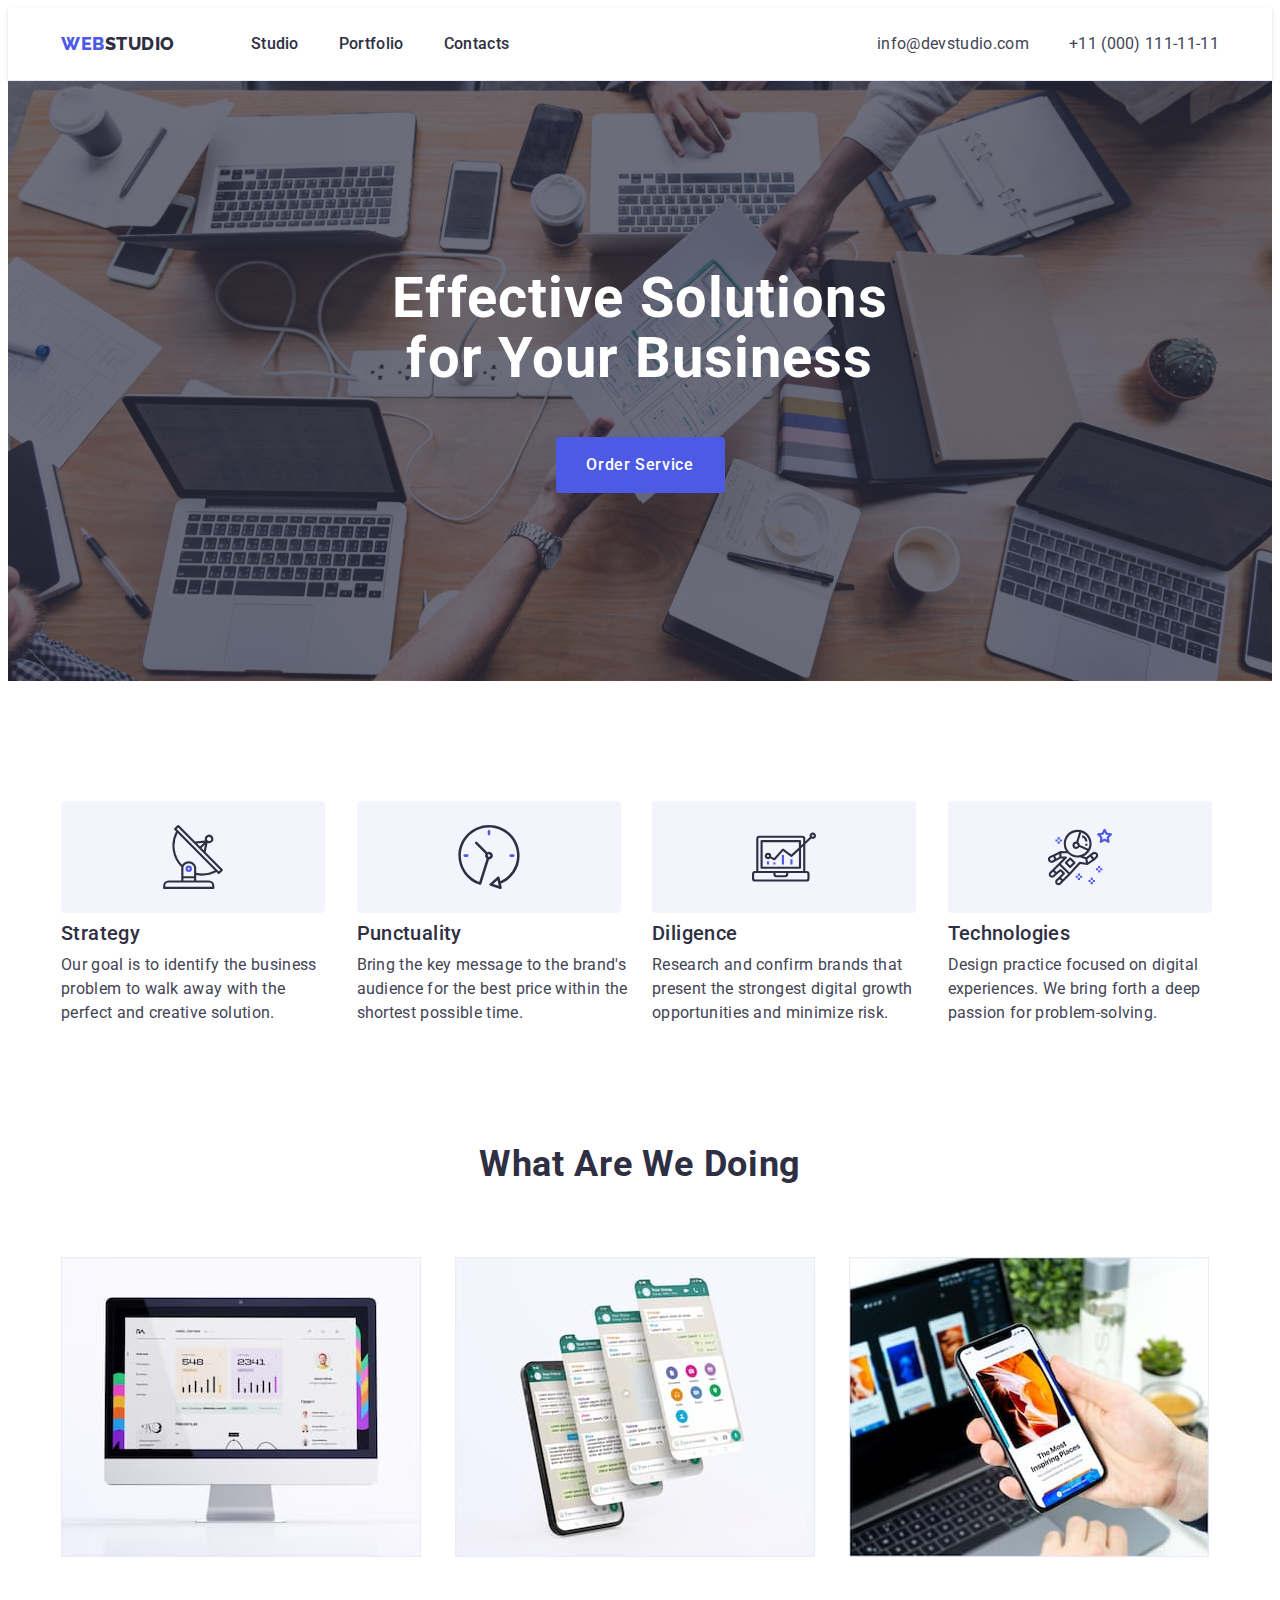
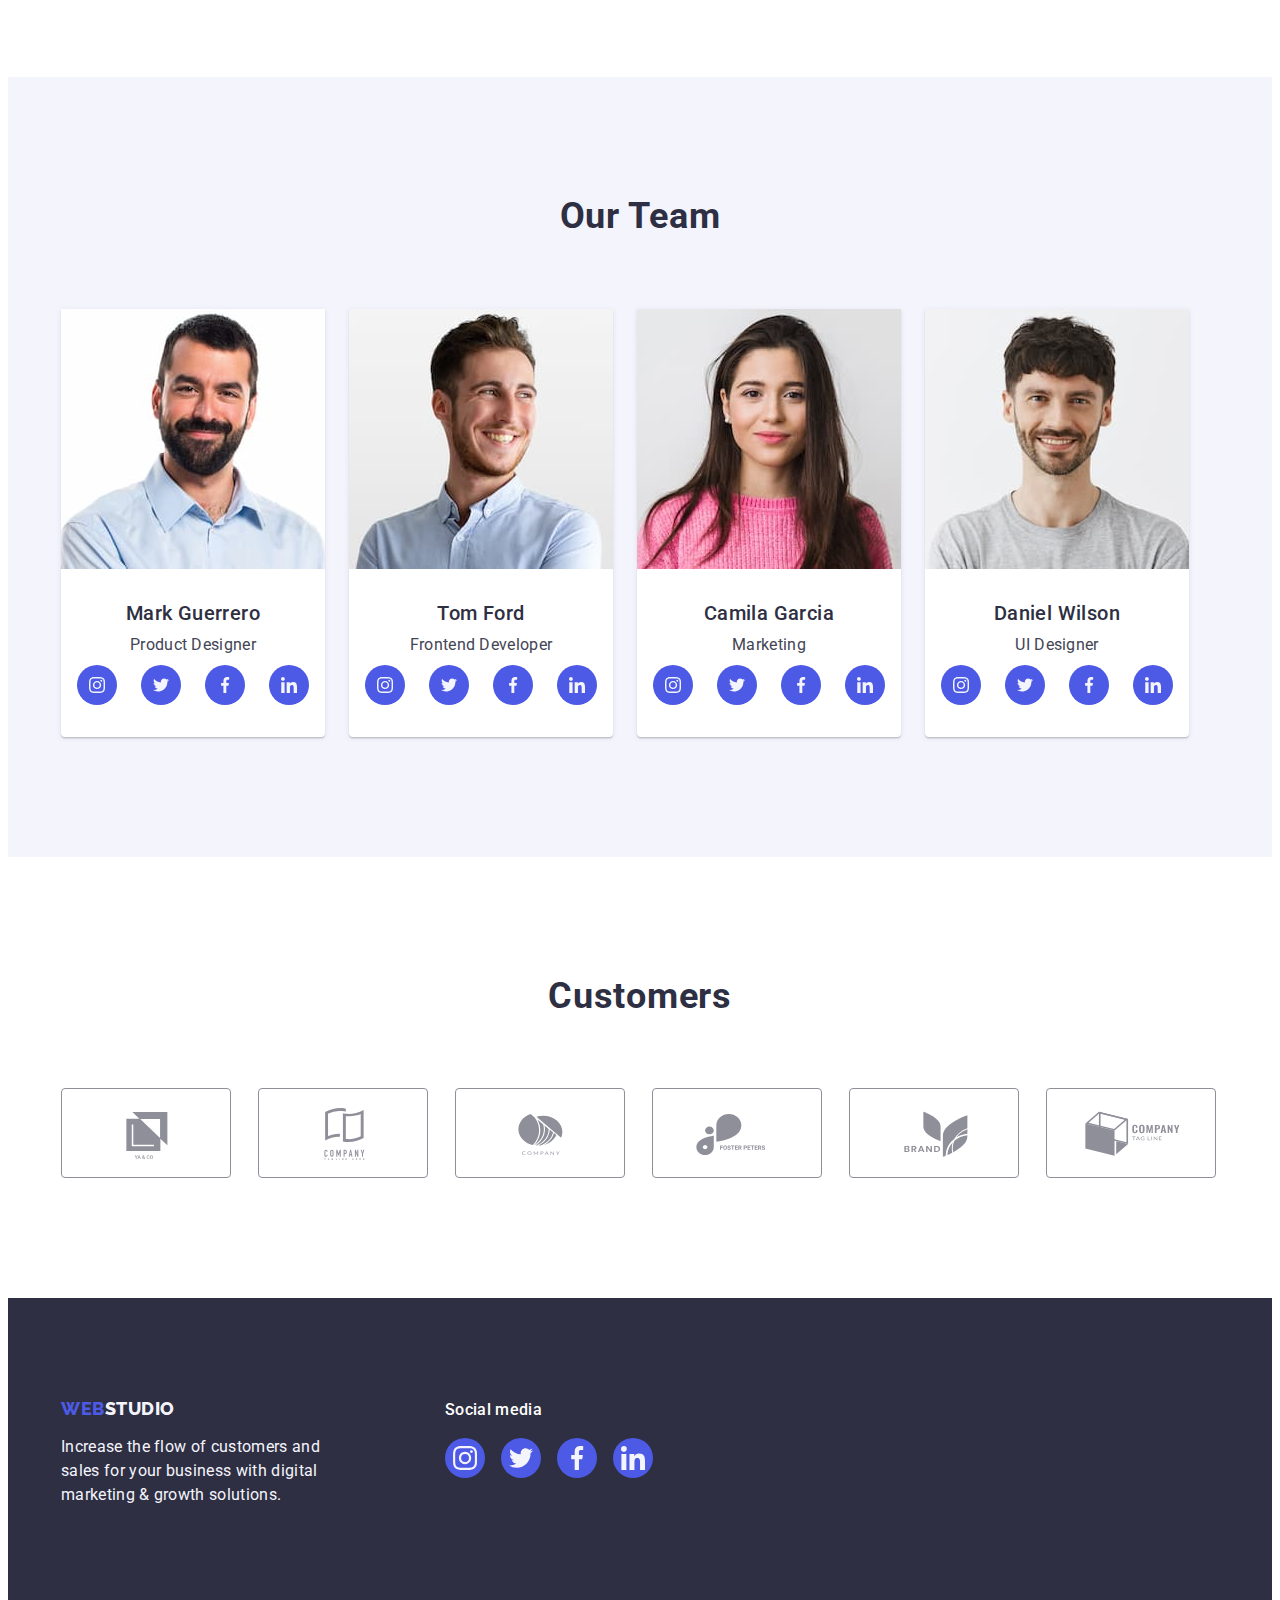
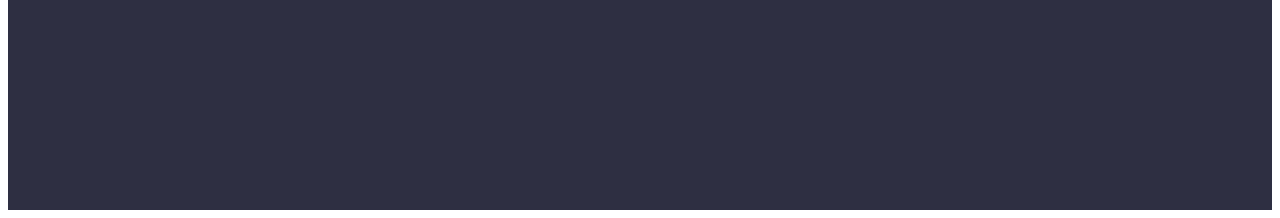
<file: index.html>
<!DOCTYPE html>
<html lang="en">
  <head>
    <meta charset="UTF-8" />
    <meta http-equiv="X-UA-Compatible" content="IE=edge" />
    <meta name="viewport" content="width=device-width, initial-scale=1.0" />
    <title>Document</title>
    <link rel="preconnect" href="https://fonts.googleapis.com" />
    <link rel="preconnect" href="https://fonts.gstatic.com" crossorigin />
    <link
      href="https://fonts.googleapis.com/css2?family=Raleway:wght@800&family=Roboto:wght@400;500;700;900&display=swap"
      rel="stylesheet"
    />
    <link
      rel="stylesheet"
      href="https://cdnjs.cloudflare.com/ajax/libs/modern-normalize/1.1.0/modern-normalize.min.css"
      integrity="sha512-wpPYUAdjBVSE4KJnH1VR1HeZfpl1ub8YT/NKx4PuQ5NmX2tKuGu6U/JRp5y+Y8XG2tV+wKQpNHVUX03MfMFn9Q=="
      crossorigin="anonymous"
      referrerpolicy="no-referrer"
    />
    <link rel="stylesheet" href="./css/styles.css" />
  </head>
  <body class="body-style">
    <header class="main-header link">
      <div class="container page-header-container">
        <nav class="top-nav">
          <a class="logo link" href="./index.html">Web<span class="logo-one">Studio</span> </a>
          <ul class="menu list">
            <li class="menu-item"><a class="menu-link link" href="./index.html">Studio</a></li>
            <li class="menu-item">
              <a class="menu-link link" href="./portfolio.html">Portfolio</a>
            </li>
            <li class="menu-item"><a class="menu-link link" href="">Contacts</a></li>
          </ul>
        </nav>
        <address class="cnt-inf">
          <ul class="inf-list list">
            <li>
              <a class="header-contact link" href="mailto:info@devstudio.com">info@devstudio.com</a>
            </li>
            <li>
              <a class="header-contact link" href="tel:+110001111111">+11 (000) 111-11-11</a>
            </li>
          </ul>
        </address>
      </div>
    </header>
    <main>
      <!-- Section 1 -->
      <section class="section-one">
        <div class="container">
          <h1 class="main-title">Effective Solutions for Your Business</h1>
          <button class="main-btn" type="button">Order Service</button>
        </div>
      </section>
      <!-- Section 2 -->
      <section class="section-two">
        <div class="container">
          <h2 class="sections-title section-two-title visually-hidden">Our Adventage</h2>
          <ul class="list section-two-list">
            <li class="section-two-item">
              <div class="our-advantage-list">
                <svg class="our-advenrege-icon" aria-label="antena" width="64" height="64">
                  <use href="./images/icons.svg#icon-antenna-1"></use>
                </svg>
              </div>

              <h3 class="section-two-title-list">Strategy</h3>
              <p class="section-two-text">
                Our goal is to identify the business problem to walk away with the perfect and
                creative solution.
              </p>
            </li>
            <li class="section-two-item">
              <div class="our-advantage-list">
                <svg class="our-advenrege-icon" aria-label="antena" width="64" height="64">
                  <use href="./images/icons.svg#icon-clock-1"></use>
                </svg>
              </div>

              <h3 class="section-two-title-list">Punctuality</h3>
              <p class="section-two-text">
                Bring the key message to the brand's audience for the best price within the shortest
                possible time.
              </p>
            </li>
            <li class="section-two-item">
              <div class="our-advantage-list">
                <svg class="our-advenrege-icon" aria-label="antena" width="64" height="64">
                  <use href="./images/icons.svg#icon-diagram-1"></use>
                </svg>
              </div>

              <h3 class="section-two-title-list">Diligence</h3>
              <p class="section-two-text">
                Research and confirm brands that present the strongest digital growth opportunities
                and minimize risk.
              </p>
            </li>
            <li class="section-two-item">
              <div class="our-advantage-list">
                <svg class="our-advenrege-icon" aria-label="antena" width="64" height="64">
                  <use href="./images/icons.svg#icon-astronaut-1"></use>
                </svg>
              </div>

              <h3 class="section-two-title-list">Technologies</h3>
              <p class="section-two-text">
                Design practice focused on digital experiences. We bring forth a deep passion for
                problem-solving.
              </p>
            </li>
          </ul>
        </div>
      </section>
      <!-- Section 3 -->
      <section class="section-three">
        <div class="container">
          <h2 class="sections-title section-three-title">What are we doing</h2>
          <ul class="list section-three-list">
            <li class="section-three-item"><img src="./images/pc.jpg" alt="pc" width="360" /></li>
            <li class="section-three-item">
              <img src="./images/phone.jpg" alt="phone" width="360" />
            </li>
            <li class="section-three-item">
              <img src="./images/ofice.jpg" alt="ofice" width="360" />
            </li>
          </ul>
        </div>
      </section>
      <!-- Section 4 -->
      <section class="section-four">
        <div class="container">
          <h2 class="sections-title section-four-title">Our Team</h2>
          <ul class="list section-four-list">
            <li class="team-list">
              <img src="./images/Mark.jpg" alt="Mark" width="264" />
              <div class="team-name-position">
                <h3 class="team-name">Mark Guerrero</h3>
                <p class="team-position">Product Designer</p>

                <ul class="social-list list">
                  <li class="social-list-item">
                    <a href="" class="social-list-link">
                      <svg
                        class="social-list-icon"
                        aria-label="instagram-icon"
                        width="16"
                        height="16"
                      >
                        <use href="./images/icons.svg#icon-instagram"></use>
                      </svg>
                    </a>
                  </li>
                  <li class="social-list-item">
                    <a href="" class="social-list-link">
                      <svg
                        class="social-list-icon"
                        aria-label="twitter-icon"
                        width="16"
                        height="16"
                      >
                        <use href="./images/icons.svg#icon-twitter"></use>
                      </svg>
                    </a>
                  </li>
                  <li class="social-list-item">
                    <a href="" class="social-list-link">
                      <svg
                        class="social-list-icon"
                        aria-label="facebook-icon"
                        width="16"
                        height="16"
                      >
                        <use href="./images/icons.svg#icon-facebook-1"></use>
                      </svg>
                    </a>
                  </li>
                  <li class="social-list-item">
                    <a href="" class="social-list-link">
                      <svg
                        class="social-list-icon"
                        aria-label="linkedin-icon"
                        width="16"
                        height="16"
                      >
                        <use href="./images/icons.svg#icon-linkedin"></use>
                      </svg>
                    </a>
                  </li>
                </ul>
              </div>
            </li>
            <li class="team-list">
              <img src="./images/Tom.jpg" alt="Tom" width="264" />
              <div class="team-name-position">
                <h3 class="team-name">Tom Ford</h3>
                <p class="team-position">Frontend Developer</p>

                <ul class="social-list list">
                  <li class="social-list-item">
                    <a href="" class="social-list-link">
                      <svg
                        class="social-list-icon"
                        aria-label="instagram-icon"
                        width="16"
                        height="16"
                      >
                        <use href="./images/icons.svg#icon-instagram"></use>
                      </svg>
                    </a>
                  </li>
                  <li class="social-list-item">
                    <a href="" class="social-list-link">
                      <svg
                        class="social-list-icon"
                        aria-label="twitter-icon"
                        width="16"
                        height="16"
                      >
                        <use href="./images/icons.svg#icon-twitter"></use>
                      </svg>
                    </a>
                  </li>
                  <li class="social-list-item">
                    <a href="" class="social-list-link">
                      <svg
                        class="social-list-icon"
                        aria-label="facebook-icon"
                        width="16"
                        height="16"
                      >
                        <use href="./images/icons.svg#icon-facebook-1"></use>
                      </svg>
                    </a>
                  </li>
                  <li class="social-list-item">
                    <a href="" class="social-list-link">
                      <svg
                        class="social-list-icon"
                        aria-label="linkedin-icon"
                        width="16"
                        height="16"
                      >
                        <use href="./images/icons.svg#icon-linkedin"></use>
                      </svg>
                    </a>
                  </li>
                </ul>
              </div>
            </li>
            <li class="team-list">
              <img src="./images/Camila.jpg" alt="Camila" width="264" />
              <div class="team-name-position">
                <h3 class="team-name">Camila Garcia</h3>
                <p class="team-position">Marketing</p>

                <ul class="social-list list">
                  <li class="social-list-item">
                    <a href="" class="social-list-link">
                      <svg
                        class="social-list-icon"
                        aria-label="instagram-icon"
                        width="16"
                        height="16"
                      >
                        <use href="./images/icons.svg#icon-instagram"></use>
                      </svg>
                    </a>
                  </li>
                  <li class="social-list-item">
                    <a href="" class="social-list-link">
                      <svg
                        class="social-list-icon"
                        aria-label="twitter-icon"
                        width="16"
                        height="16"
                      >
                        <use href="./images/icons.svg#icon-twitter"></use>
                      </svg>
                    </a>
                  </li>
                  <li class="social-list-item">
                    <a href="" class="social-list-link">
                      <svg
                        class="social-list-icon"
                        aria-label="facebook-icon"
                        width="16"
                        height="16"
                      >
                        <use href="./images/icons.svg#icon-facebook-1"></use>
                      </svg>
                    </a>
                  </li>
                  <li class="social-list-item">
                    <a href="" class="social-list-link">
                      <svg
                        class="social-list-icon"
                        aria-label="linkedin-icon"
                        width="16"
                        height="16"
                      >
                        <use href="./images/icons.svg#icon-linkedin"></use>
                      </svg>
                    </a>
                  </li>
                </ul>
              </div>
            </li>
            <li class="team-list">
              <img src="./images/Daniel.jpg" alt="Daniel" width="264" />
              <div class="team-name-position">
                <h3 class="team-name">Daniel Wilson</h3>
                <p class="team-position">UI Designer</p>

                <ul class="social-list list">
                  <li class="social-list-item">
                    <a href="" class="social-list-link">
                      <svg
                        class="social-list-icon"
                        aria-label="instagram-icon"
                        width="16"
                        height="16"
                      >
                        <use href="./images/icons.svg#icon-instagram"></use>
                      </svg>
                    </a>
                  </li>
                  <li class="social-list-item">
                    <a href="" class="social-list-link">
                      <svg
                        class="social-list-icon"
                        aria-label="twitter-icon"
                        width="16"
                        height="16"
                      >
                        <use href="./images/icons.svg#icon-twitter"></use>
                      </svg>
                    </a>
                  </li>
                  <li class="social-list-item">
                    <a href="" class="social-list-link">
                      <svg
                        class="social-list-icon"
                        aria-label="facebook-icon"
                        width="16"
                        height="16"
                      >
                        <use href="./images/icons.svg#icon-facebook-1"></use>
                      </svg>
                    </a>
                  </li>
                  <li class="social-list-item">
                    <a href="" class="social-list-link">
                      <svg
                        class="social-list-icon"
                        aria-label="linkedin-icon"
                        width="16"
                        height="16"
                      >
                        <use href="./images/icons.svg#icon-linkedin"></use>
                      </svg>
                    </a>
                  </li>
                </ul>
              </div>
            </li>
          </ul>
        </div>
      </section>
      <!-- Section5 -->
      <section class="section-five">
        <div class="container">
          <h2 class="custom-title">Customers</h2>
          <ul class="customer-list list">
            <li class="customer-list-item">
              <a href="" class="customer-list-link">
                <svg class="customer-list-icon" aria-label="ya-and-co-icon" width="104" height="56">
                  <use href="./images/icons.svg#icon-ya_and_co"></use>
                </svg>
              </a>
            </li>
            <li class="customer-list-item">
              <a href="" class="customer-list-link">
                <svg class="customer-list-icon" aria-label="company-icon" width="104" height="56">
                  <use href="./images/icons.svg#icon-company_1"></use>
                </svg>
              </a>
            </li>
            <li class="customer-list-item">
              <a href="" class="customer-list-link">
                <svg class="customer-list-icon" aria-label="company-2-icon" width="104" height="56">
                  <use href="./images/icons.svg#icon-company_2"></use>
                </svg>
              </a>
            </li>
            <li class="customer-list-item">
              <a href="" class="customer-list-link">
                <svg
                  class="customer-list-icon"
                  aria-label="foster-peeters-icon"
                  width="104"
                  height="56"
                >
                  <use href="./images/icons.svg#icon-foster_peeters"></use>
                </svg>
              </a>
            </li>
            <li class="customer-list-item">
              <a href="" class="customer-list-link">
                <svg class="customer-list-icon" aria-label="brand-icon" width="104" height="56">
                  <use href="./images/icons.svg#icon-brand"></use>
                </svg>
              </a>
            </li>
            <li class="customer-list-item">
              <a href="" class="customer-list-link">
                <svg class="customer-list-icon" aria-label="company-icon" width="104" height="56">
                  <use href="./images/icons.svg#icon-company_last"></use>
                </svg>
              </a>
            </li>
          </ul>
        </div>
      </section>
    </main>

    <!-- Footer -->
    <footer class="main-footer">
      <div class="container general-main-footer">
        <div class="footer-list">
          <a class="link footer-logo" href="./index.html"
            >Web<span class="footer-logo-two">Studio</span></a
          >
          <p class="footer-text">
            Increase the flow of customers and sales for your business with digital marketing &
            growth solutions.
          </p>
        </div>
        <div class="footer-social-media">
          <p class="footer-social-title">Social media</p>
          <ul class="footer-social-list list">
            <li class="social-list-item">
              <a href="" class="footer-social-list-link">
                <svg class="social-list-icon" aria-label="instagram-icon" width="24" height="24">
                  <use href="./images/icons.svg#icon-instagram"></use>
                </svg>
              </a>
            </li>
            <li class="social-list-item">
              <a href="" class="footer-social-list-link">
                <svg class="social-list-icon" aria-label="twitter-icon" width="24" height="24">
                  <use href="./images/icons.svg#icon-twitter"></use>
                </svg>
              </a>
            </li>
            <li class="social-list-item">
              <a href="" class="footer-social-list-link">
                <svg class="social-list-icon" aria-label="facebook-icon" width="24" height="24">
                  <use href="./images/icons.svg#icon-facebook-1"></use>
                </svg>
              </a>
            </li>
            <li class="social-list-item">
              <a href="" class="footer-social-list-link">
                <svg class="social-list-icon" aria-label="linkedin-icon" width="24" height="24">
                  <use href="./images/icons.svg#icon-linkedin"></use>
                </svg>
              </a>
            </li>
          </ul>
        </div>
      </div>
    </footer>
  </body>
</html>
</file>
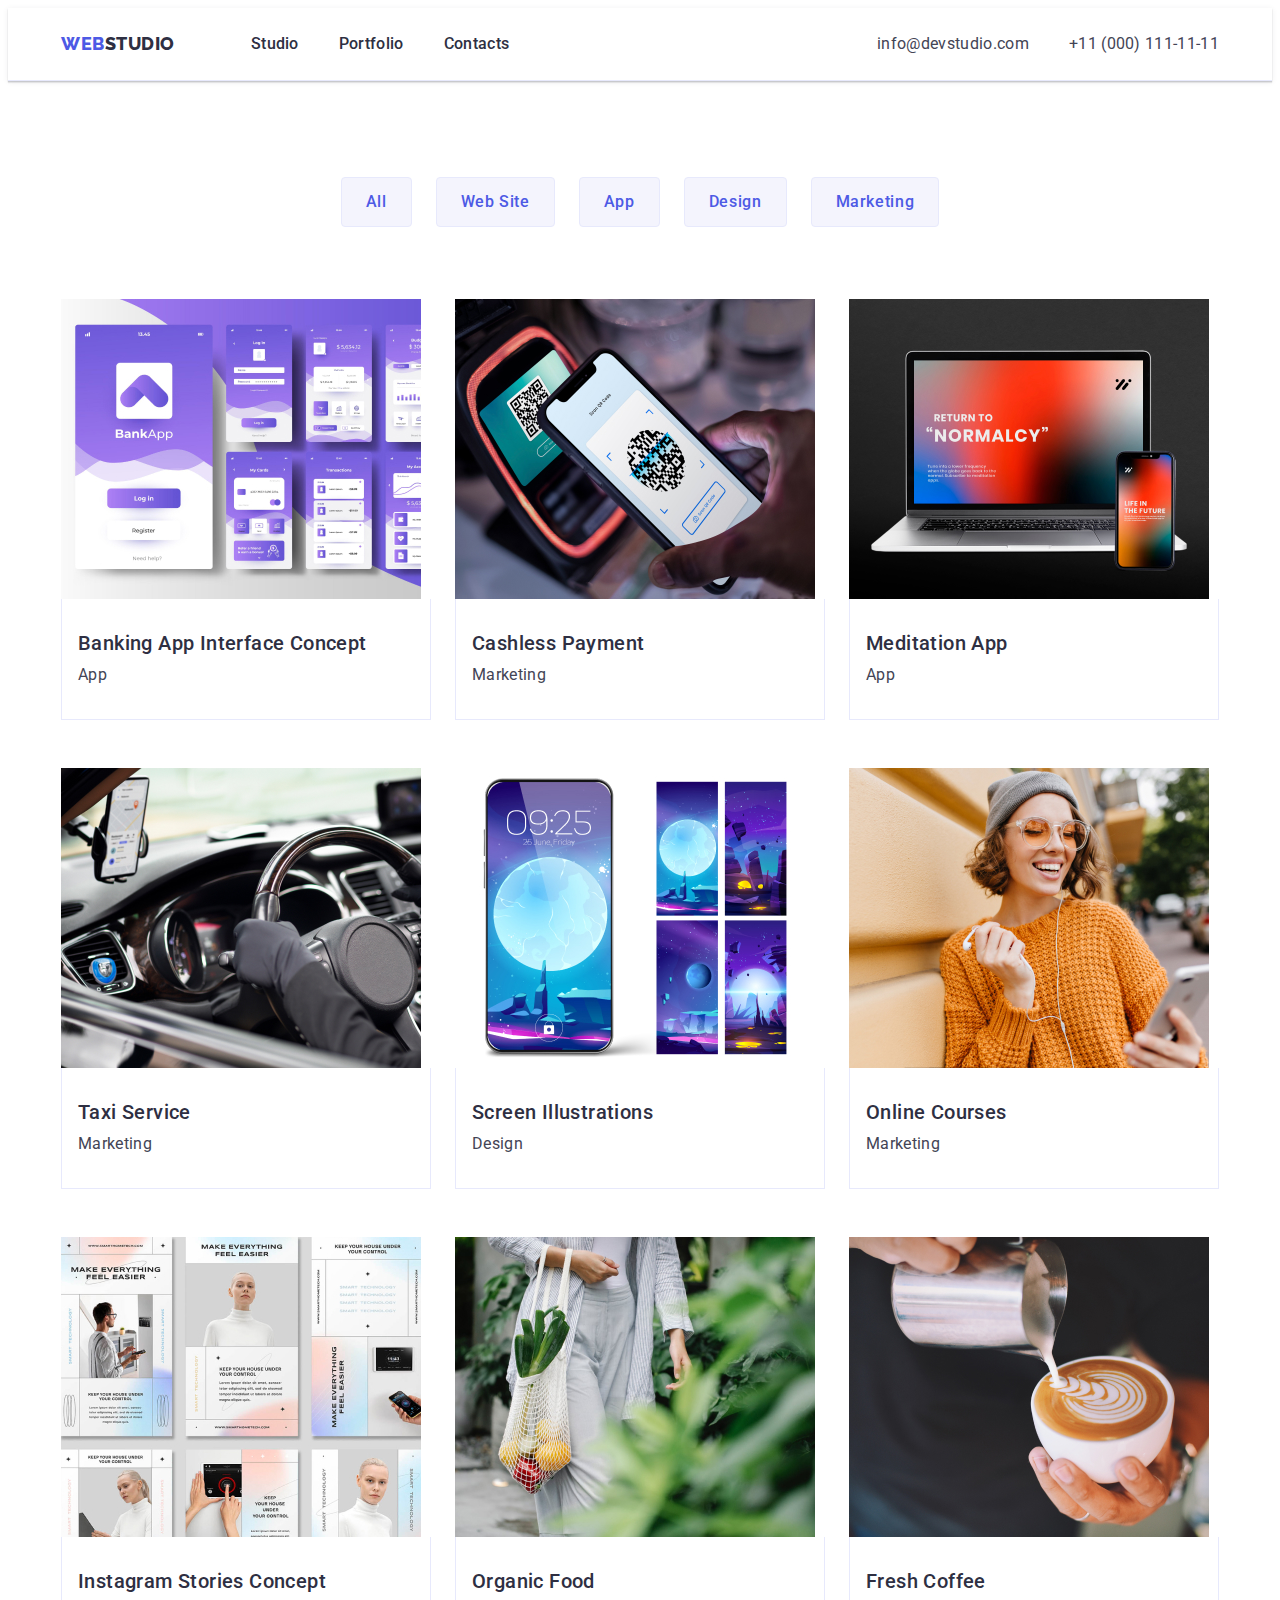
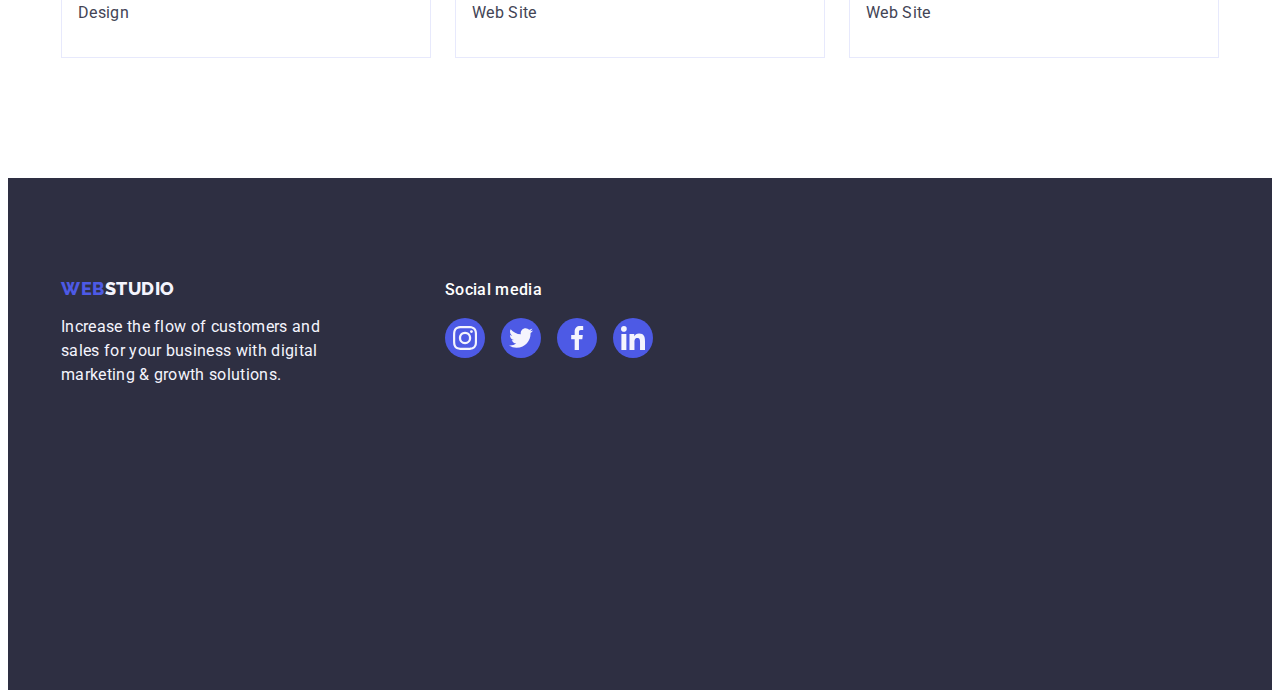
<file: portfolio.html>
<!DOCTYPE html>
<html lang="en">
  <head>
    <meta charset="UTF-8" />
    <meta http-equiv="X-UA-Compatible" content="IE=edge" />
    <meta name="viewport" content="width=device-width, initial-scale=1.0" />
    <title>Portfolio</title>
    <link rel="preconnect" href="https://fonts.googleapis.com" />
    <link rel="preconnect" href="https://fonts.gstatic.com" crossorigin />
    <link
      href="https://fonts.googleapis.com/css2?family=Raleway:wght@800&family=Roboto:wght@400;500;700;900&display=swap"
      rel="stylesheet"
    />
    <link
      rel="stylesheet"
      href="https://cdnjs.cloudflare.com/ajax/libs/modern-normalize/1.1.0/modern-normalize.min.css"
      integrity="sha512-wpPYUAdjBVSE4KJnH1VR1HeZfpl1ub8YT/NKx4PuQ5NmX2tKuGu6U/JRp5y+Y8XG2tV+wKQpNHVUX03MfMFn9Q=="
      crossorigin="anonymous"
      referrerpolicy="no-referrer"
    />
    <link rel="stylesheet" href="./css/styles.css" />
  </head>
  <body class="body-style">
    <header class="main-header link">
      <div class="container page-header-container">
        <nav class="top-nav">
          <a class="logo link" href="./index.html">Web<span class="logo-one">Studio</span> </a>
          <ul class="menu list">
            <li class="menu-item"><a class="menu-link link" href="./index.html">Studio</a></li>
            <li class="menu-item">
              <a class="menu-link link" href="./portfolio.html">Portfolio</a>
            </li>
            <li class="menu-item"><a class="menu-link link" href="">Contacts</a></li>
          </ul>
        </nav>
        <address class="cnt-inf">
          <ul class="inf-list list">
            <li>
              <a class="header-contact link" href="mailto:info@devstudio.com">info@devstudio.com</a>
            </li>
            <li>
              <a class="header-contact link" href="tel:+110001111111">+11 (000) 111-11-11</a>
            </li>
          </ul>
        </address>
      </div>
    </header>
    <!-- Sction1 -->
    <main>
      <section class="portfolio-navigation">
        <div class="portfolio-first-section container">
          <h1 class="visually-hidden">Portfolio</h1>

          <ul class="list link portfolio-nav">
            <li>
              <button class="portfolio-nav-btn" type="button">All</button>
            </li>
            <li>
              <button class="portfolio-nav-btn" type="button">Web Site</button>
            </li>
            <li>
              <button class="portfolio-nav-btn" type="button">App</button>
            </li>
            <li>
              <button class="portfolio-nav-btn" type="button">Design</button>
            </li>
            <li>
              <button class="portfolio-nav-btn" type="button">Marketing</button>
            </li>
          </ul>

          <!-- Section2 -->
          <ul class="list link portfolio-img-list">
            <li class="portfolio-item">
              <a class="link portfolio-list-link" href="./portfolio.html"
                ><img src="./images/bankingapp.jpg" alt="banking app" />
                <div class="container-name">
                  <h2 class="portfolio-img-name">Banking App Interface Concept</h2>
                  <p class="portfolio-img-type">App</p>
                </div>
              </a>
            </li>
            <li class="portfolio-item">
              <a class="link portfolio-list-link" href="./portfolio.html">
                <img src="./images/CashlessPayment.jpg" alt="Cashless Payment" />
                <div class="container-name">
                  <h2 class="portfolio-img-name">Cashless Payment</h2>
                  <p class="portfolio-img-type">Marketing</p>
                </div>
              </a>
            </li>
            <li class="portfolio-item">
              <a class="link portfolio-list-link" href="./portfolio.html">
                <img src="./images/MeditationApp.jpg" alt="Meditation App" />
                <div class="container-name">
                  <h2 class="portfolio-img-name">Meditation App</h2>
                  <p class="portfolio-img-type">App</p>
                </div>
              </a>
            </li>
            <li class="portfolio-item">
              <a class="link portfolio-list-link" href="./portfolio.html">
                <img src="./images/TaxiService.jpg" alt="Taxi Service" />
                <div class="container-name">
                  <h2 class="portfolio-img-name">Taxi Service</h2>
                  <p class="portfolio-img-type">Marketing</p>
                </div>
              </a>
            </li>
            <li class="portfolio-item">
              <a class="link portfolio-list-link" href="./portfolio.html"
                ><img src="./images/ScreenIllustrations.jpg" alt="Screen Illustrations" />
                <div class="container-name">
                  <h2 class="portfolio-img-name">Screen Illustrations</h2>
                  <p class="portfolio-img-type">Design</p>
                </div>
              </a>
            </li>
            <li class="portfolio-item">
              <a class="link portfolio-list-link" href="./portfolio.html"
                ><img src="./images/OnlineCourses.jpg" alt="Online Courses" />
                <div class="container-name">
                  <h2 class="portfolio-img-name">Online Courses</h2>
                  <p class="portfolio-img-type">Marketing</p>
                </div>
              </a>
            </li>
            <li class="portfolio-item">
              <a class="link portfolio-list-link" href="./portfolio.html"
                ><img src="./images/InstagramStoriesConcept.jpg" alt="Instagram Stories Concept" />
                <div class="container-name">
                  <h2 class="portfolio-img-name">Instagram Stories Concept</h2>
                  <p class="portfolio-img-type">Design</p>
                </div>
              </a>
            </li>
            <li class="portfolio-item">
              <a class="link portfolio-list-link" href="./portfolio.html"
                ><img src="./images/OrganicFood.jpg" alt="Organic Food" />
                <div class="container-name">
                  <h2 class="portfolio-img-name">Organic Food</h2>
                  <p class="portfolio-img-type">Web Site</p>
                </div>
              </a>
            </li>
            <li class="portfolio-item">
              <a class="link portfolio-list-link" href="./portfolio.html"
                ><img src="./images/FreshCoffee.jpg" alt="Fresh Coffee" />
                <div class="container-name">
                  <h2 class="portfolio-img-name">Fresh Coffee</h2>
                  <p class="portfolio-img-type">Web Site</p>
                </div>
              </a>
            </li>
          </ul>
        </div>
      </section>
    </main>

    <!-- Footer -->
    <footer class="main-footer">
      <div class="container general-main-footer">
        <div class="footer-list">
          <a class="link footer-logo" href="./index.html"
            >Web<span class="footer-logo-two">Studio</span></a
          >
          <p class="footer-text">
            Increase the flow of customers and sales for your business with digital marketing &
            growth solutions.
          </p>
        </div>
        <div class="footer-social-media">
          <p class="footer-social-title">Social media</p>
          <ul class="footer-social-list list">
            <li class="social-list-item">
              <a href="" class="footer-social-list-link">
                <svg class="social-list-icon" aria-label="instagram-icon" width="24" height="24">
                  <use href="./images/icons.svg#icon-instagram"></use>
                </svg>
              </a>
            </li>
            <li class="social-list-item">
              <a href="" class="footer-social-list-link">
                <svg class="social-list-icon" aria-label="twitter-icon" width="24" height="24">
                  <use href="./images/icons.svg#icon-twitter"></use>
                </svg>
              </a>
            </li>
            <li class="social-list-item">
              <a href="" class="footer-social-list-link">
                <svg class="social-list-icon" aria-label="facebook-icon" width="24" height="24">
                  <use href="./images/icons.svg#icon-facebook-1"></use>
                </svg>
              </a>
            </li>
            <li class="social-list-item">
              <a href="" class="footer-social-list-link">
                <svg class="social-list-icon" aria-label="linkedin-icon" width="24" height="24">
                  <use href="./images/icons.svg#icon-linkedin"></use>
                </svg>
              </a>
            </li>
          </ul>
        </div>
      </div>
    </footer>
  </body>
</html>
</file>
<file: css/styles.css>
.list {
  list-style: none;
}
.link {
  text-decoration: none;
}
button {
  cursor: pointer;
}
h1,
h2,
h3,
p {
  margin-top: 0;
  margin-bottom: 0;
}
ul,
ol {
  margin-top: 0;
  margin-bottom: 0;
  padding-left: 0;
}
img {
  display: block;
}
:root {
  --first-color: #ffffff;
  --second-color: #434455;
}
.container {
  width: 1158px;
  margin-left: auto;
  margin-right: auto;
  padding: 0 15px 0 15px;
}
/* =========HEADER========== */
.page-header-container {
  display: flex;
  align-items: center;
  justify-content: space-between;
}
.main-header {
  border-bottom: 1px solid #e7e9fc;
  box-shadow: 0px 2px 1px rgba(46, 47, 66, 0.08), 0px 1px 1px rgba(46, 47, 66, 0.16),
    0px 1px 6px rgba(46, 47, 66, 0.08);
}
.top-nav {
  display: flex;
  align-items: center;
}
.menu {
  display: flex;
  align-items: center;
  gap: 40px;
}
.menu-link {
  padding: 24px 0 24px;
}
.inf-list {
  display: flex;
  gap: 40px;
}
.body-style {
  font-family: 'Roboto', sans-serif;
  color: var(--second-color);
  background-color: var(--first-color);
}
.logo {
  text-decoration: none;
  font-family: 'Raleway', sans-serif;
  font-weight: 800;
  font-size: 18px;
  line-height: 1.17;
  letter-spacing: 0.03em;
  text-transform: uppercase;
  color: #4d5ae5;
}
.logo-one {
  color: #2e2f42;
}
.logo {
  margin-right: 76px;
}
.menu-link {
  font-weight: 500;
  font-size: 16px;
  line-height: 1.5;
  letter-spacing: 0.02em;
  display: block;
  color: #2e2f42;
}
.menu-link:hover,
.menu-link:focus {
  color: #404bbf;
}
.cnt-inf {
  font-style: normal;
  display: flex;
}
.inf-list {
  column-gap: 40px;
}
.header-contact {
  font-family: 'Roboto', sans-serif;
  font-size: 16px;
  line-height: 1.5;
  letter-spacing: 0.02em;
  color: #434455;
}
.header-contact:hover,
.header-contact:focus {
  color: #404bbf;
}
/* =========HEADER========== */
/* =========SECTION 1======= */
.main-title {
  font-family: 'Roboto', sans-serif;
  font-weight: 700;
  font-size: 56px;
  line-height: 1.07;
  text-align: center;
  letter-spacing: 0.02em;
  color: #ffffff;
  max-width: 496px;
  margin: auto;
  margin-bottom: 48px;
}
.main-btn {
  font-family: 'Roboto', sans-serif;
  font-weight: 500;
  font-size: 16px;
  line-height: 1.5;
  color: #ffffff;
  background: #4d5ae5;
  letter-spacing: 0.04em;
  margin: auto;
  box-shadow: rgba(46, 47, 66, 0.7);
  display: block;
  min-width: 169px;
  height: 56px;
  border: none;
  border-radius: 4px;
}

.main-btn:hover,
.main-btn:focus {
  background-color: #404bbf;
}

.section-one {
  max-width: 1440px;
  background: #2e2f42;
  background-image: linear-gradient(rgba(46, 47, 66, 0.7), rgba(46, 47, 66, 0.7)),
    url(../images/people-office-1.jpg);
  background-size: cover;
  background-repeat: no-repeat;
  background-position: center;
  padding: 188px 0 188px;
  margin: 0 auto;
}

/* =========SECTION 1======= */
/* =========SECTION 2======= */

.section-two {
  padding: 120px 0 120px;
}
.section-two-title {
  margin-bottom: 8px;
}
.visually-hidden {
  position: absolute;
  width: 1px;
  height: 1px;
  margin: -1px;
  border: 0;
  padding: 0;

  white-space: nowrap;
  clip-path: inset(100%);
  clip: rect(0 0 0 0);
  overflow: hidden;
}
.section-two-list {
  display: flex;
  align-items: center;
  gap: 24px;
}

.section-two-title-list {
  font-family: 'Roboto', sans-serif;
  font-weight: 500;
  font-size: 20px;
  line-height: 1.2;
  letter-spacing: 0.02em;
  color: #2e2f42;
  margin-bottom: 8px;
}
.section-two-item {
  width: calc((100% - 72px) / 4);
}
.sections-title {
  font-family: 'Roboto', sans-serif;
  font-weight: 700;
  font-size: 36px;
  line-height: 1.07;
  text-align: center;
  letter-spacing: 0.02em;
  text-transform: capitalize;
  color: #2e2f42;
  line-height: 1.11;
}
.section-two-text {
  font-family: 'Roboto', sans-serif;
  font-weight: 400;
  font-size: 16px;
  line-height: 1.5;
  letter-spacing: 0.02em;
  color: #434455;
}
.our-advantage-list {
  display: flex;
  width: 264px;
  height: 112px;
  justify-content: center;
  align-items: center;
  background: #f4f4fd;
  margin-bottom: 8px;
  border-radius: 4px;
}
/* =========SECTION 2======= */
/* ========SECTION3======= */
.section-three {
  padding-bottom: 120px;
}
.section-three-list {
  display: flex;
  align-items: center;
  gap: 24px;
}
.section-three-item {
  width: calc((100% - 48px) / 3);
}
.section-three-title {
  margin-bottom: 72px;
}
.social-list {
  display: flex;
  justify-content: center;
  gap: 24px;
}
.social-list-link {
  display: flex;
  justify-content: center;
  align-items: center;
  width: 40px;
  height: 40px;
  border-radius: 50%;
  background: #4d5ae5;
}
.social-list-link:hover,
.social-list-link:focus {
  background-color: #404bbf;
}
.social-list-icon {
  fill: #f4f4fd;
}
/* ========SECTION3======= */
/* ========SECTION4======= */
.section-four {
  background: #f4f4fd;
  padding: 120px 0 120px;
}
.section-four-title {
  margin-bottom: 72px;
}
.section-four-list {
  display: flex;
  align-items: center;
  gap: 24px;
}
.team-list {
  background-color: #ffffff;
  border-radius: 0px 0px 4px 4px;
  box-shadow: 0px 1px 6px rgba(46, 47, 66, 0.08), 0px 1px 1px rgba(46, 47, 66, 0.16),
    0px 2px 1px rgba(46, 47, 66, 0.08);
}
.team-name {
  font-family: 'Roboto', sans-serif;
  font-weight: 500;
  font-size: 20px;
  line-height: 1.2;
  letter-spacing: 0.02em;
  color: #2e2f42;
  text-align: center;
  margin-bottom: 8px;
}
.team-position {
  font-family: 'Roboto', sans-serif;
  font-weight: 400;
  font-size: 16px;
  line-height: 1.5;
  letter-spacing: 0.02em;
  color: #434455;
  text-align: center;
  margin-bottom: 8px;
}
.team-name-position {
  padding: 32px 0;
}
/* .section-four-social-list {
  padding: 32px 0;
} */
/* ========SECTION4======= */
/* ========SECTION5======= */
.section-five {
  max-width: 1440px;
  padding: 120px 0 120px;
  margin: 0 auto;
}
.custom-title {
  font-family: 'Roboto', sans-serif;
  font-weight: 700;
  font-size: 36px;
  line-height: 1.1;
  text-align: center;
  letter-spacing: 0.02em;
  color: #2e2f42;
  margin-bottom: 72px;
}
.customer-list {
  display: flex;
  justify-content: center;
  gap: 24px;
}
.customer-list-link {
  border: 1px solid #8e8f99;
  border-radius: 4px;
  display: flex;
  align-items: center;
  justify-content: center;
  width: 168px;
  height: 88px;
}
.customer-list-link:hover,
.customer-list-link:focus {
  color: #404bbf;
  border: 1px solid #404bbf;
  border-radius: 4px;
}
.customer-list-link {
  color: #8e8f99;
  border: 1px solid #8e8f99;
}
.customer-list-icon {
  fill: currentColor;
}
.customer-list-item {
  width: calc((100% - 120px) / 6);
}
/* ========SECTION5======= */
/* ==========FOOTER========= */
.main-footer {
  background: #2e2f42;
  height: 312px;
  padding: 100px 0 100px;
}
.general-main-footer {
  display: flex;
  align-items: baseline;
}
.footer-list {
  display: block;
  margin-right: 120px;
}
.footer-text {
  font-family: 'Roboto', sans-serif;
  font-weight: 400;
  font-size: 16px;
  line-height: 1.5;
  letter-spacing: 0.02em;
  color: #f4f4fd;
  width: 264px;
  height: 72px;
}
.footer-logo {
  font-family: 'Raleway', sans-serif;
  font-weight: 800;
  font-size: 18px;
  line-height: 1.17;
  letter-spacing: 0.03em;
  text-transform: uppercase;
  color: #4d5ae5;
}
.footer-logo-two {
  color: #f4f4fd;
}
.footer-logo {
  display: inline-block;
  margin-bottom: 16px;
}
.footer-social-title {
  font-family: 'Roboto', sans-serif;
  font-weight: 500;
  font-size: 16px;
  line-height: 24px;
  letter-spacing: 0.02em;
  color: #ffffff;
  margin-bottom: 16px;
}
.footer-social-media {
  display: block;
}
.footer-social-list-link {
  display: flex;
  justify-content: center;
  align-items: center;
  width: 40px;
  height: 40px;
  border-radius: 50%;
  background: #4d5ae5;
}
.footer-social-list {
  display: flex;
  justify-content: center;
  gap: 16px;
}
.footer-social-list-link:hover,
.footer-social-list-link:focus {
  background-color: #31d0aa;
}
/* ==========FOOTER========= */
/* =========PORTFOLIO======== */
.portfolio-first-sectio {
  padding: 156 0 156 0px;
}
.portfolio-img-name {
  font-family: 'Roboto', sans-serif;
  font-weight: 500;
  font-size: 20px;
  line-height: 1.2;
  letter-spacing: 0.02em;
  color: #2e2f42;
  margin-bottom: 8px;
}
.portfolio-img-type {
  font-family: 'Roboto', sans-serif;
  font-weight: 400;
  font-size: 16px;
  line-height: 1.5;
  letter-spacing: 0.02em;
  color: #434455;
}
.portfolio-nav-btn {
  font-family: 'Roboto', sans-serif;
  font-weight: 500;
  font-size: 16px;
  line-height: 1.5;
  text-align: center;
  letter-spacing: 0.04em;
  color: #4d5ae5;
  background-color: #f4f4fd;
  padding: 12px 24px;
  border: 1px solid #e7e9fc;
  border-radius: 4px;
}
.portfolio-nav-btn:hover,
.portfolio-nav-btn:focus {
  color: #ffffff;
  background-color: #404bbf;
  border: 1px solid transparent;
}
.portfolio-navigation {
  padding: 96px 0 120px;
}
.portfolio-nav {
  display: flex;
  justify-content: center;
  gap: 24px;
  margin-bottom: 72px;
}
.portfolio-img-list {
  display: flex;
  flex-wrap: wrap;
  column-gap: 24px;
  row-gap: 48px;
}
.portfolio-item {
  width: calc((100% - 48px) / 3);
}

.container-name {
  padding: 32px 16px;
  border: 1px solid #e7e9fc;
  border-top: none;
}
.portfolio-nav-btn:hover,
.portfolio-nav-btn:focus {
  box-shadow: 0px 3px 1px rgba(0, 0, 0, 0.1), 0px 2px 1px rgba(0, 0, 0, 0.08),
    0px 2px 2px rgba(0, 0, 0, 0.12);
}
.portfolio-list-link {
  display: block;
}
.portfolio-list-link:hover,
.portfolio-list-link:focus {
  box-shadow: 0px 1px 6px rgba(46, 47, 66, 0.08), 0px 1px 1px rgba(46, 47, 66, 0.16),
    0px 2px 1px rgba(46, 47, 66, 0.08);
}
/* =========PORTFOLIO======== */
pattern {
  display: none;
}
</file>
